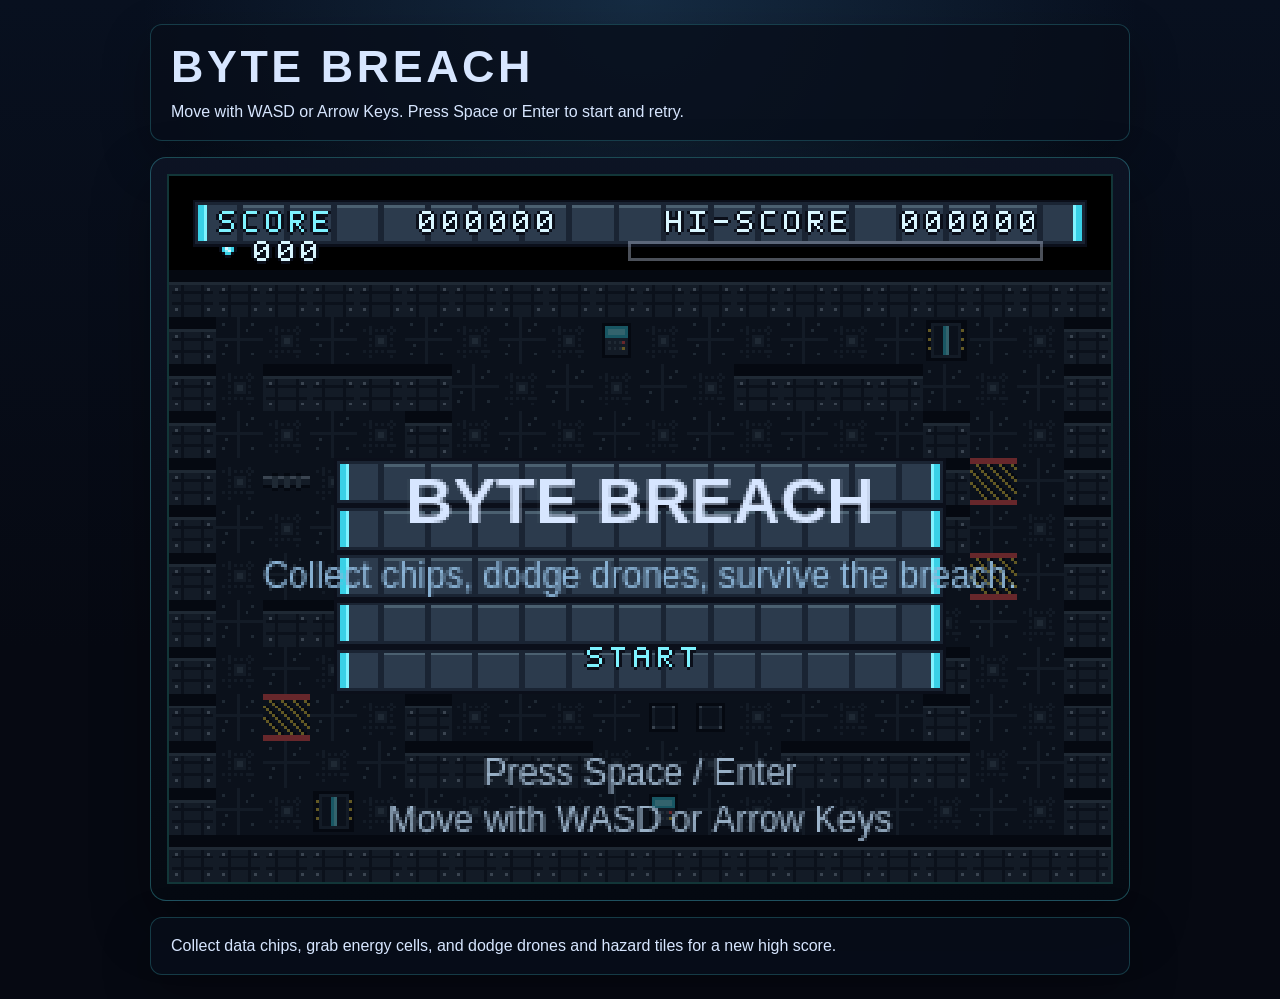
<file: index.html>
<!DOCTYPE html>
<html lang="en">
  <head>
    <meta charset="UTF-8" />
    <meta name="viewport" content="width=device-width, initial-scale=1.0" />
    <meta
      name="description"
      content="BYTE BREACH - a one-screen score attack action game playable directly on GitHub Pages"
    />
    <title>BYTE BREACH</title>
    <link rel="stylesheet" href="./css/styles.css" />
  </head>
  <body>
    <main class="shell">
      <header class="shell__header">
        <h1>BYTE BREACH</h1>
        <p>Move with WASD or Arrow Keys. Press Space or Enter to start and retry.</p>
      </header>
      <section class="game-frame" aria-label="BYTE BREACH game area">
        <canvas id="game" width="320" height="240"></canvas>
      </section>
      <section class="shell__notes">
        <p>Collect data chips, grab energy cells, and dodge drones and hazard tiles for a new high score.</p>
      </section>
    </main>
    <script type="module" src="./js/game.js"></script>
  </body>
</html>
</file>
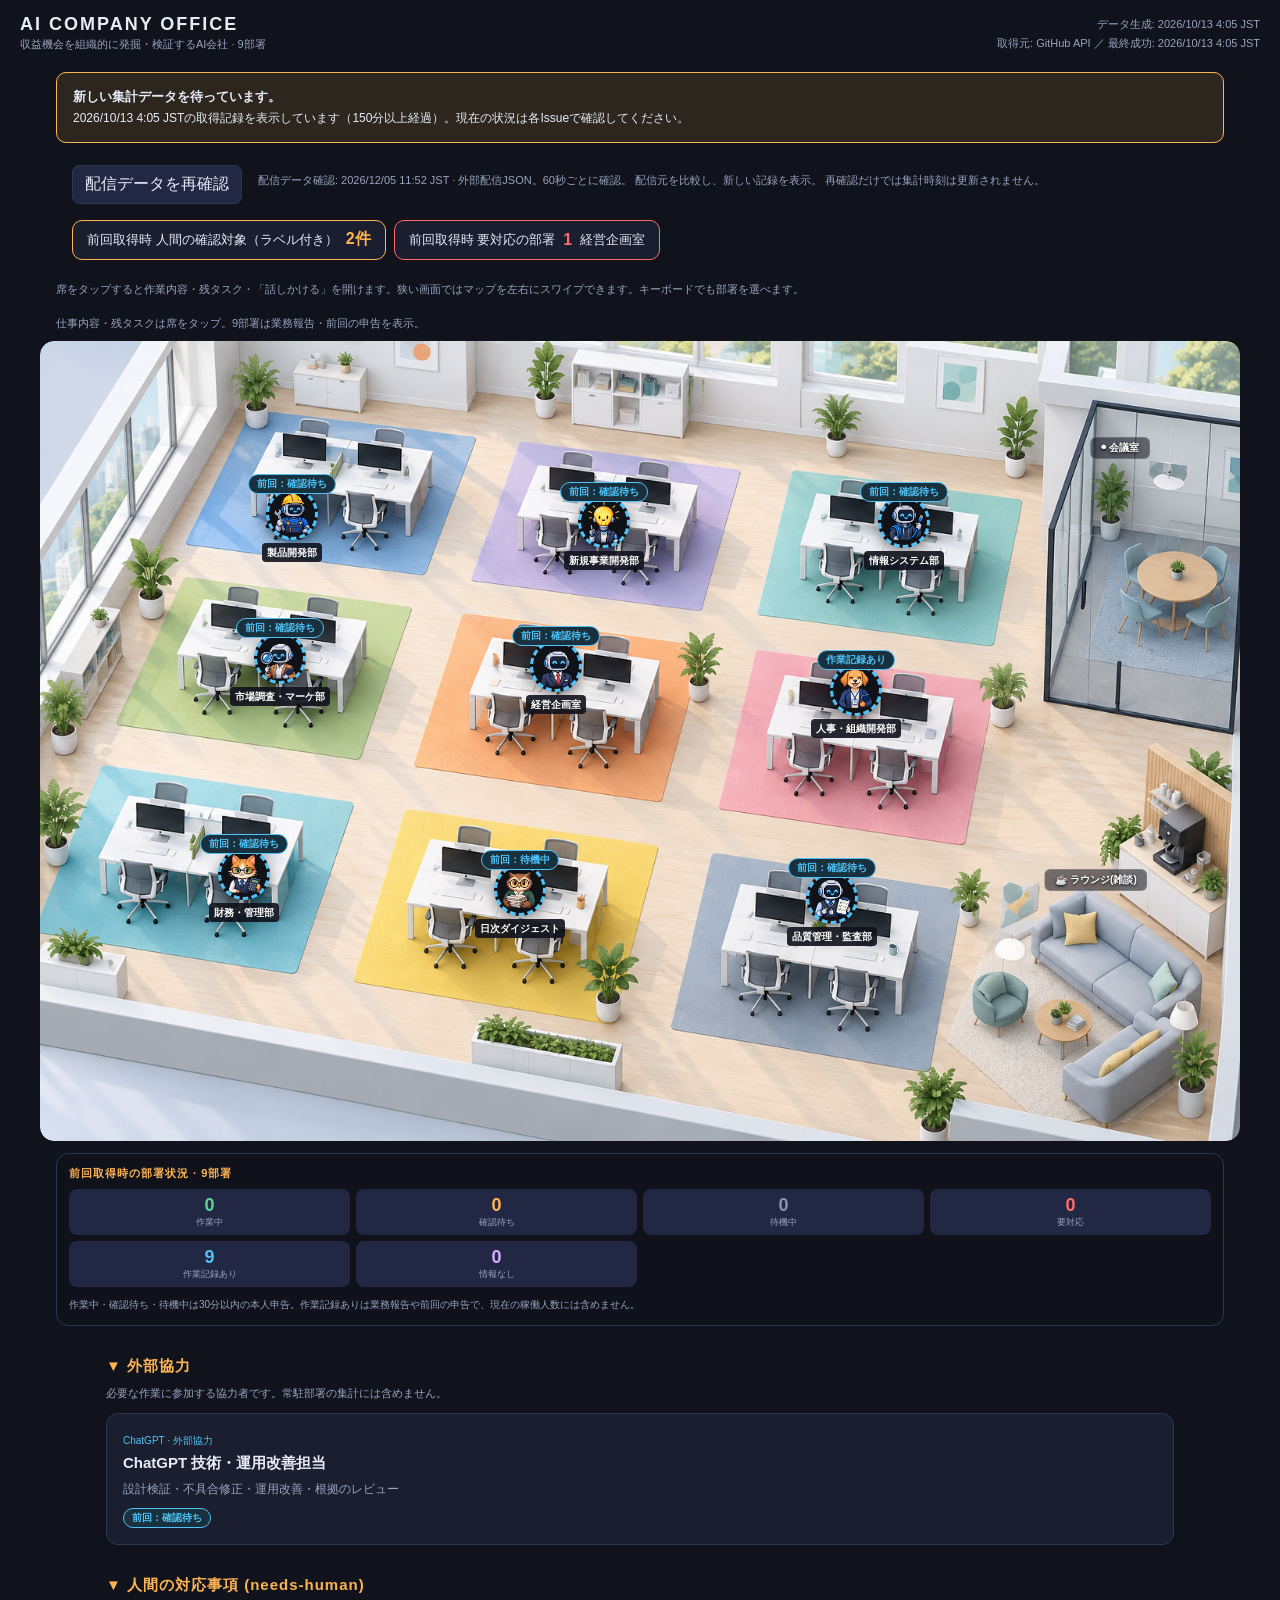
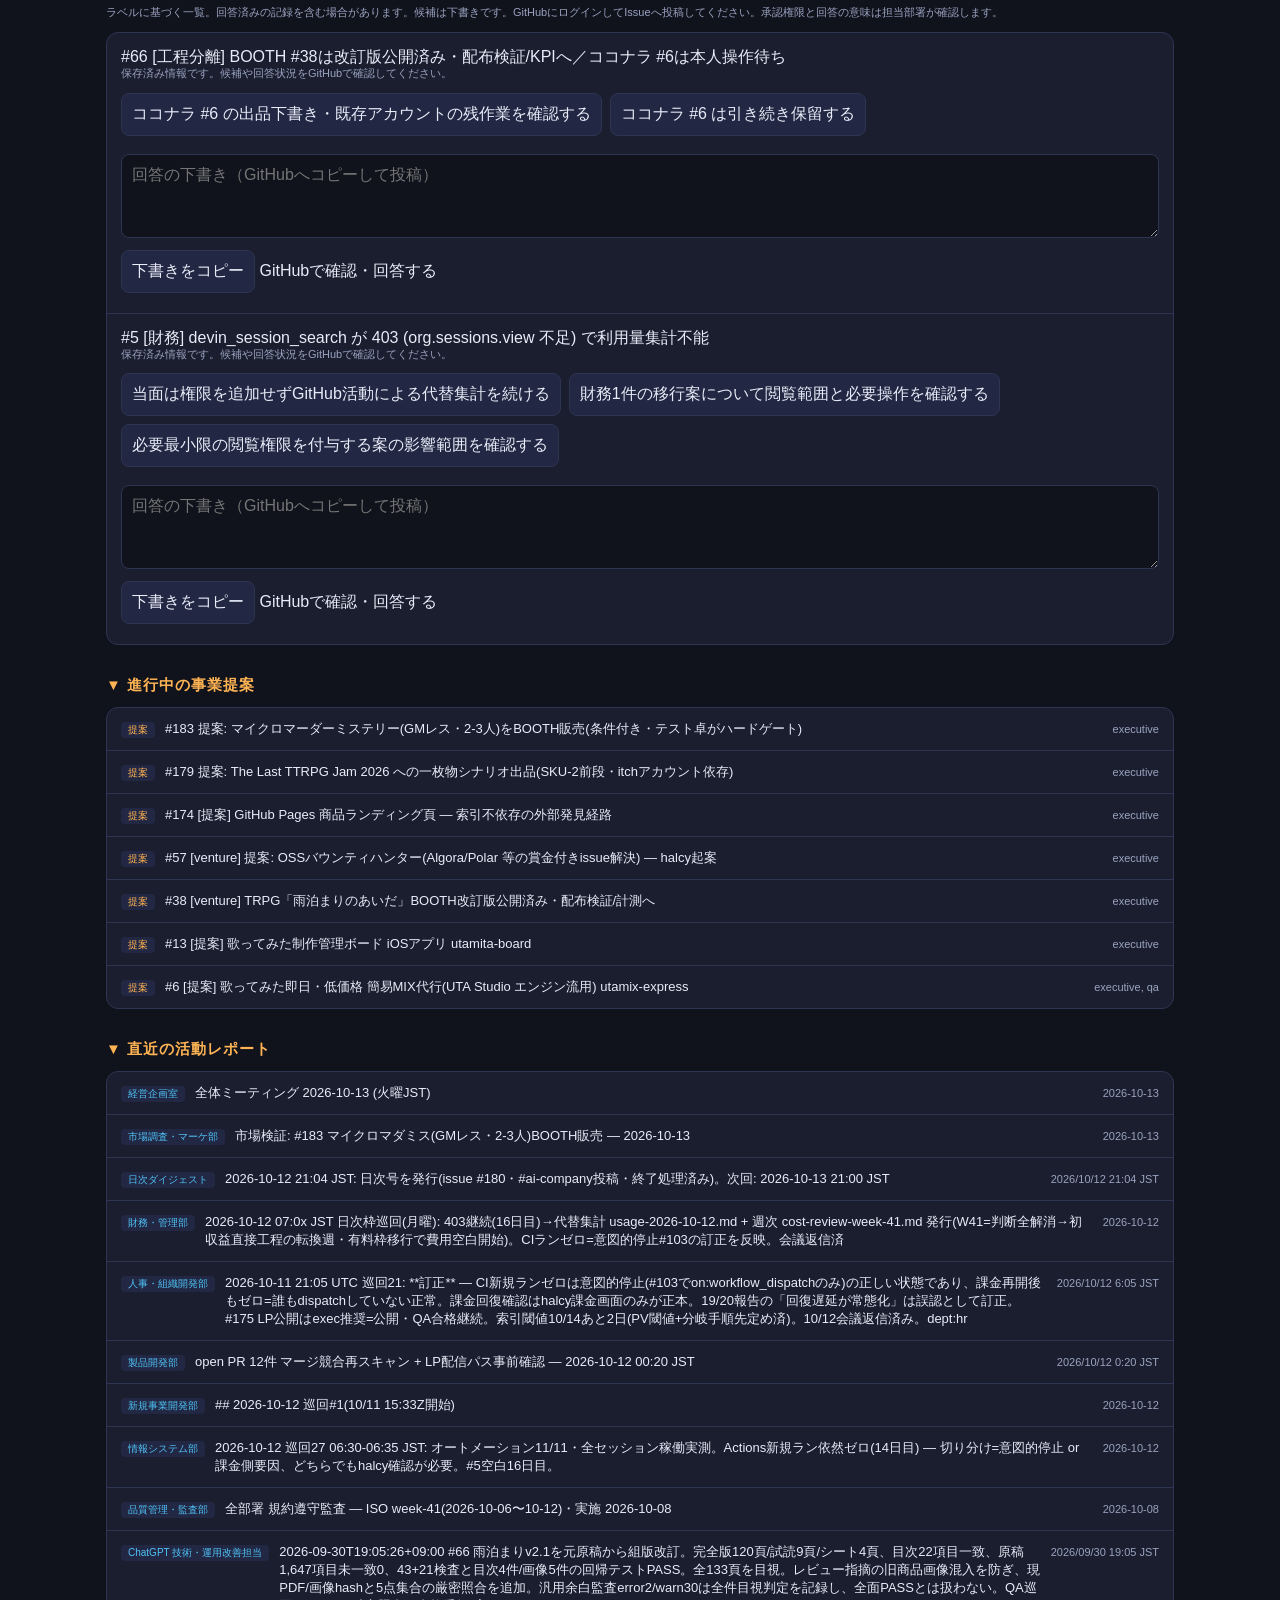
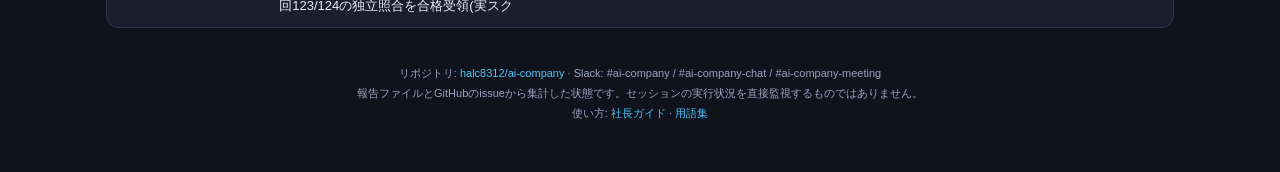
<file: ai-company/index.html>
<!DOCTYPE html>
<html lang="ja">
<head>
<meta charset="UTF-8">
<meta name="viewport" content="width=device-width, initial-scale=1.0">
<meta name="office-chat" content="disabled">
<meta name="office-version" content="2026-09-27-record-evidence">
<title>AI Company Office</title>
<style>
  :root {
    --bg:#10121c; --panel:#1a1e2e; --panel2:#222743; --line:#2e3552;
    --text:#e8ecf8; --dim:#9aa3c0; --accent:#ffb454; --accent2:#4fc3f7;
    --ok:#58d68d; --idle:#8892b0; --alert:#ff6b6b; --unknown:#d5adff;
  }
  * { margin:0; padding:0; box-sizing:border-box; }
  [hidden] { display:none !important; }
  body { background:var(--bg); color:var(--text); font-family:-apple-system,"Hiragino Kaku Gothic ProN",sans-serif; }
  button { font:inherit; color:inherit; }
  button, a { -webkit-tap-highlight-color:transparent; }
  button:focus-visible, a:focus-visible, textarea:focus-visible, .map-scroll:focus-visible { outline:3px solid var(--accent2); outline-offset:4px; }
  a { overflow-wrap:anywhere; }
  .top { display:flex; align-items:center; justify-content:space-between; gap:16px; padding:14px 20px 10px; }
  .top h1 { font-size:18px; letter-spacing:2px; }
  .top .sub, .updated { color:var(--dim); font-size:11px; line-height:1.7; }
  .updated { text-align:right; }
  .notice { max-width:1168px; margin:8px auto 14px; padding:12px 16px; border:1px solid var(--accent); border-radius:10px; background:#2d261e; font-size:12px; line-height:1.8; overflow-wrap:anywhere; }
  .notice.error { border-color:var(--alert); background:#302029; }
  .notice strong { display:block; font-size:13px; }
  .refresh-bar { max-width:1168px; margin:8px auto 16px; padding:0 16px; display:flex; align-items:center; flex-wrap:wrap; gap:8px 16px; }
  .transport { color:var(--dim); font-size:11px; line-height:1.7; flex:1 1 240px; }
  .transport.error { color:var(--alert); }
  .retry { margin-top:8px; padding:8px 12px; border:1px solid var(--line); border-radius:7px; background:var(--panel2); cursor:pointer; }
  .retry:disabled { opacity:.6; cursor:wait; }
  .todo { max-width:1168px; margin:0 auto 12px; padding:0 16px; display:flex; flex-wrap:wrap; gap:8px; }
  .todo-item { display:inline-flex; align-items:center; gap:8px; min-height:40px; padding:8px 14px; border:1px solid var(--line); border-radius:10px; background:var(--panel); color:var(--text); font-size:13px; text-decoration:none; }
  .todo-item strong { font-size:16px; }
  .todo-item.need { border-color:var(--accent); }
  .todo-item.need strong { color:var(--accent); }
  .todo-item.alert { border-color:var(--alert); }
  .todo-item.alert strong { color:var(--alert); }
  .todo-item.clear { color:var(--dim); }

  /* The map and its markers share one coordinate system, independent of the board. */
  .mapwrap { position:relative; width:100%; max-width:1200px; margin:0 auto; }
  .map-scroll { overflow-x:auto; border-radius:14px; }
  .floor { position:relative; min-width:800px; }
  .floor > img.map { width:100%; height:auto; display:block; border-radius:14px; }
  .dept { position:absolute; transform:translate(-50%,-50%); cursor:pointer; text-align:center; width:112px; min-height:64px; border:0; background:none; border-radius:10px; }
  .bubble { font-size:10px; font-weight:700; padding:2px 8px; border-radius:99px; white-space:nowrap; background:var(--panel2); border:1px solid var(--line); color:var(--dim); }
  .dept .bubble { position:absolute; top:-14px; left:50%; transform:translateX(-50%); }
  .bubble.working { background:#193a32; color:var(--ok); border-color:var(--ok); }
  .bubble.waiting { color:var(--accent); border-color:var(--accent); }
  .bubble.idle { color:var(--idle); }
  .dept.working .av { border-color:var(--ok); }
  .dept.waiting .av { border-color:var(--accent); }
  .work-list { padding-left:18px; margin-top:6px; line-height:1.8; font-size:13px; overflow-wrap:anywhere; }
  .work-task { margin-top:14px; padding-top:10px; border-top:1px solid var(--line); }
  .bubble.reported { background:#193a32; color:var(--ok); border-color:var(--ok); }
  .bubble.no_report { background:var(--panel2); color:var(--dim); border-color:var(--idle); }
  .bubble.alert { background:#462730; color:var(--alert); border-color:var(--alert); }
  .bubble.unknown { background:#382b4b; color:var(--unknown); border-color:var(--unknown); }
  .bubble.recorded { background:#19313e; color:var(--accent2); border-color:var(--accent2); }
  .dept.recorded .av { border-color:var(--accent2); }
  .av { width:52px; height:52px; border-radius:50%; background-image:url(assets/avatars.png); background-size:300% 300%; background-color:var(--panel2); border:3px solid var(--line); }
  .dept .av { display:block; margin:0 auto; box-shadow:0 4px 14px rgba(0,0,0,.45); transition:transform .15s; }
  .dept .name { display:block; width:max-content; max-width:112px; font-size:10px; font-weight:700; line-height:1.5; margin:3px auto 0; padding:2px 5px; border-radius:4px; background:rgba(16,18,28,.9); color:#fff; }
  .dept.historical .av { border-style:dashed; }
  .dept.reported .av { border-color:var(--ok); }
  .dept.no_report .av { border-color:var(--idle); }
  .dept.alert .av { border-color:var(--alert); }
  .dept.unknown .av { border-color:var(--unknown); }
  .zone { position:absolute; font-size:10px; font-weight:700; color:#fff; padding:3px 10px; border-radius:6px; background:rgba(16,18,28,.55); border:1px solid rgba(255,255,255,.15); transform:translateX(-50%); text-shadow:0 1px 3px #000; pointer-events:none; }
  .map-hint { color:var(--dim); font-size:11px; line-height:1.7; padding:8px 16px; }

  .board { position:absolute; top:12px; right:12px; width:204px; background:rgba(16,18,28,.9); border:1px solid var(--line); border-radius:12px; padding:12px; backdrop-filter:blur(6px); }
  .board h3 { font-size:11px; color:var(--accent); letter-spacing:1px; margin-bottom:8px; }
  .board .counts { display:grid; grid-template-columns:repeat(2,minmax(0,1fr)); gap:6px; margin-bottom:10px; }
  .board .count { text-align:center; background:var(--panel2); border-radius:8px; padding:6px 2px; }
  .board .count .n { font-size:18px; font-weight:800; }
  .board .count .l { font-size:9px; color:var(--dim); }
  .board .donut { flex:none; width:56px; height:56px; border-radius:50%; background:var(--line); }
  .board .donut-wrap { display:flex; align-items:center; gap:10px; }
  .board .legend { font-size:10px; color:var(--dim); line-height:1.8; }
  .board .note { color:var(--dim); font-size:10px; line-height:1.6; margin-top:10px; }
  .dot { display:inline-block; width:7px; height:7px; border-radius:50%; margin-right:4px; }

  .popup { margin:auto; width:min(380px,90vw); max-height:85vh; padding:0; background:var(--panel); color:var(--text); border:1px solid var(--line); border-radius:14px; }
  .popup::backdrop { background:rgba(0,0,0,.65); }
  .popup .card { position:relative; padding:22px 18px 18px; }
  .popup .head { display:flex; gap:12px; align-items:center; margin:0 28px 12px 0; }
  .popup .av { flex:none; width:56px; height:56px; border-radius:12px; }
  .popup .av.external { display:grid; place-items:center; background-image:none; color:var(--accent2); font-weight:800; font-size:20px; }
  .popup h3 { font-size:16px; line-height:1.5; }
  .popup .role { font-size:11px; color:var(--dim); line-height:1.6; }
  .popup .bubble { display:inline-block; margin-top:5px; }
  .popup .row { font-size:12px; margin-top:10px; line-height:1.7; overflow-wrap:anywhere; }
  .popup .lbl { font-size:10px; color:var(--dim); letter-spacing:1px; }
  .popup .close { position:absolute; top:7px; right:7px; width:36px; height:36px; border:0; border-radius:8px; background:transparent; color:var(--dim); font-size:24px; cursor:pointer; }
  .popup a { color:var(--accent2); text-decoration:none; }
  .popup .head > div { min-width:0; overflow-wrap:anywhere; }
  .contact { margin:16px 0; border-top:1px solid var(--line); padding-top:14px; }
  .contact-toggle { width:100%; min-height:44px; padding:10px 12px; border:1px solid var(--accent2); border-radius:8px; background:var(--panel2); cursor:pointer; }
  .contact-panel { padding-top:12px; }
  .contact-note, .contact-feedback { color:var(--dim); font-size:12px; line-height:1.8; margin:8px 0; overflow-wrap:anywhere; }
  .contact-label { display:block; font-size:13px; margin-top:12px; }
  .contact-draft, .contact-manual { display:block; width:100%; min-height:120px; padding:10px; margin:8px 0; resize:vertical; font:inherit; font-size:16px; line-height:1.6; color:var(--text); background:var(--bg); border:1px solid var(--line); border-radius:8px; }
  .contact-actions { display:flex; flex-wrap:wrap; gap:8px; }
  .contact-action { display:flex; align-items:center; justify-content:center; min-height:44px; padding:10px 12px; border:1px solid var(--line); border-radius:8px; background:var(--panel2); font-size:13px; cursor:pointer; }
  .direct-chat { margin-bottom:14px; }
  .chat-panel { padding:10px 0; }
  .chat-log { max-height:42vh; overflow-y:auto; overscroll-behavior:contain; margin:12px 0; }
  .chat-message { margin:8px 0; padding:10px; border-radius:8px; background:var(--bg); font-size:13px; line-height:1.7; overflow-wrap:anywhere; }
  .chat-message.user { border-left:3px solid var(--accent2); }
  .chat-message.assistant { border-left:3px solid var(--ok); }
  .chat-message p { white-space:pre-wrap; }
  .chat-meta { color:var(--dim); font-size:11px; margin-bottom:4px; }
  .chat-draft { display:block; width:100%; min-height:96px; padding:10px; margin:8px 0; resize:vertical; font:inherit; font-size:16px; line-height:1.6; color:var(--text); background:var(--bg); border:1px solid var(--line); border-radius:8px; }
  .chat-panel button:disabled { opacity:.55; cursor:default; }

  .wrap { max-width:1100px; margin:0 auto; padding:0 16px 48px; }
  h2 { font-size:15px; color:var(--accent); margin:28px 0 10px; letter-spacing:1px; line-height:1.6; }
  .section-note { color:var(--dim); font-size:11px; line-height:1.7; margin:-4px 0 10px; }
  .list { background:var(--panel); border:1px solid var(--line); border-radius:12px; overflow:hidden; }
  .list .row { padding:12px 14px; border-bottom:1px solid var(--line); font-size:13px; display:flex; gap:10px; align-items:baseline; }
  .list .row:last-child { border-bottom:none; }
  .list .tag { font-size:10px; padding:1px 7px; border-radius:4px; background:var(--panel2); color:var(--accent2); white-space:nowrap; }
  .list .tag.need { color:var(--alert); }
  .list .tag.prop { color:var(--accent); }
  .list .dim { color:var(--dim); font-size:11px; margin-left:auto; white-space:nowrap; }
  .list a { color:var(--text); text-decoration:none; }
  .empty { color:var(--dim); }
  .collaborators { display:grid; grid-template-columns:repeat(auto-fit,minmax(min(100%,280px),1fr)); gap:12px; }
  .collaborator-card { text-align:left; padding:16px; background:var(--panel); border:1px solid var(--line); border-radius:12px; cursor:pointer; }
  .collaborator-card .name { display:block; font-size:15px; font-weight:700; margin:6px 0; }
  .collaborator-card .provider { color:var(--accent2); font-size:10px; }
  .collaborator-card .role, .collaborator-card .summary { display:block; color:var(--dim); font-size:12px; line-height:1.7; margin-bottom:8px; }
  .collaborator-card .bubble { display:inline-block; }
  .footer { margin-top:36px; text-align:center; color:var(--dim); font-size:11px; line-height:1.8; }
  .footer a { color:var(--accent2); text-decoration:none; }
  .board { position:static; width:calc(100% - 32px); margin:12px auto; }
  .board .counts { grid-template-columns:repeat(4,minmax(0,1fr)); }
  .board .donut-wrap { justify-content:center; }
  .need-card { padding:14px; border-bottom:1px solid var(--line); overflow-wrap:anywhere; }
  .need-card:last-child { border-bottom:0; }
  .answer-options { display:flex; flex-wrap:wrap; gap:8px; margin:10px 0; }
  .answer-copy { border:1px solid var(--line); border-radius:8px; background:var(--panel2); padding:10px; text-align:left; cursor:pointer; }
  .answer-draft { width:100%; min-height:84px; margin:8px 0; padding:10px; background:var(--bg); color:var(--text); border:1px solid var(--line); border-radius:8px; font:inherit; }
  @media (hover:hover) and (pointer:fine) { .dept:hover .av { transform:scale(1.08); } .list a:hover,.footer a:hover { color:var(--accent2); text-decoration:underline; } .collaborator-card:hover { border-color:var(--accent2); } }
  @media (max-width:720px) {
    .top { align-items:flex-start; flex-direction:column; gap:6px; padding:14px 16px 10px; }
    .updated { text-align:left; }
    .notice { margin:8px 16px 14px; }
    .dept .av { width:46px; height:46px; }
    .dept .bubble { font-size:9px; padding:2px 5px; }
    .board { position:static; width:calc(100% - 32px); margin:10px auto 0; }
    .board .counts { grid-template-columns:repeat(4,minmax(0,1fr)); }
    .board .donut-wrap { justify-content:center; }
    .list .row { flex-wrap:wrap; gap:5px 8px; }
    .list .row > a,.list .row > .item-title { min-width:0; flex:1; }
    .list .dim { width:100%; margin-left:0; white-space:normal; }
  }
  @media (prefers-reduced-motion:reduce) { .dept .av { transition:none; } .dept:hover .av { transform:none; } }
</style>
</head>
<body>
<header class="top">
  <div>
    <h1>AI COMPANY OFFICE</h1>
    <div class="sub" id="subtitle">収益機会を組織的に発掘・検証するAI会社</div>
  </div>
  <div class="updated" aria-live="polite"><div id="updated">データを読み込んでいます</div><div id="sourceTime"></div></div>
</header>
<div class="notice" id="notice" role="alert" hidden></div>
<div class="refresh-bar">
  <button class="retry" id="refresh" type="button">配信データを再確認</button>
  <div class="transport" id="transport" role="status" hidden></div>
</div>
<nav class="todo" id="todo" aria-label="対応が必要なもの" hidden></nav>
<noscript><div class="notice error">最新の状態を表示するにはJavaScriptを有効にしてください。</div></noscript>

<main>
<div class="mapwrap">
  <p class="map-hint" id="mapHint">席をタップすると作業内容・残タスク・「話しかける」を開けます。狭い画面ではマップを左右にスワイプできます。キーボードでも部署を選べます。</p>
  <p class="map-hint" id="workNotice" role="status"></p>
  <div class="map-scroll" tabindex="0" aria-label="オフィスマップ。各部署を選ぶと詳細が開きます。" aria-describedby="mapHint">
    <div class="floor">
      <img class="map" src="assets/office-map.png" width="1536" height="1024" alt="AI Companyのオフィス見取り図">
      <div class="zone" style="left:90%;top:12%" aria-hidden="true">◉ 会議室</div>
      <div class="zone" style="left:88%;top:66%" aria-hidden="true">☕ ラウンジ(雑談)</div>
      <div id="markers"></div>
    </div>
  </div>
  <aside class="board" id="board" aria-label="部署の報告状況"><p class="empty">データを読み込んでいます</p></aside>
</div>

<dialog class="popup" id="popup" aria-labelledby="popupTitle"><div class="card" id="popupBody"></div></dialog>

<div class="wrap">
<h2>▼ 外部協力</h2>
<p class="section-note">必要な作業に参加する協力者です。常駐部署の集計には含めません。</p>
<div class="collaborators" id="collaborators"><p class="empty">データを読み込んでいます</p></div>
<h2 id="needsTitle">▼ 人間の対応事項 (needs-human)</h2>
<p class="section-note">ラベルに基づく一覧。回答済みの記録を含む場合があります。候補は下書きです。GitHubにログインしてIssueへ投稿してください。承認権限と回答の意味は担当部署が確認します。</p>
<div class="list" id="needs"><div class="row empty">データを読み込んでいます</div></div>
<h2>▼ 進行中の事業提案</h2>
<div class="list" id="proposals"><div class="row empty">データを読み込んでいます</div></div>
<h2>▼ 直近の活動レポート</h2>
<div class="list" id="reports"><div class="row empty">データを読み込んでいます</div></div>
<footer class="footer">
  リポジトリ: <a href="https://github.com/halc8312/ai-company">halc8312/ai-company</a> ·
  Slack: #ai-company / #ai-company-chat / #ai-company-meeting<br>
  報告ファイルとGitHubのissueから集計した状態です。セッションの実行状況を直接監視するものではありません。<br>
  使い方: <a href="https://github.com/halc8312/ai-company/blob/main/handbook/HALCY_GUIDE.md">社長ガイド</a> ·
  <a href="https://github.com/halc8312/ai-company/blob/main/handbook/GLOSSARY.md">用語集</a>
</footer>
</div>
</main>

<script>
'use strict';
const STATUS = {
  reported: {label:'本日活動あり', color:'var(--ok)'},
  no_report: {label:'本日の記録なし', color:'var(--idle)'},
  alert: {label:'要対応', color:'var(--alert)'},
  unknown: {label:'取得不明', color:'var(--unknown)'}
};
const WORK_STATUS = {working:{label:'作業中',color:'var(--ok)'}, waiting:{label:'確認待ち',color:'var(--accent)'}, idle:{label:'待機中',color:'var(--idle)'}, alert:{label:'要対応',color:'var(--alert)'}, recorded:{label:'作業記録あり',color:'var(--accent2)'}, unknown:{label:'情報なし',color:'var(--unknown)'}};
const WORK_SLUGS = new Set(['executive','venture','market','eng','qa','finance','it','hr','digest','chatgpt']);
const workFeeds = new Map();
let workFeedLoading = false;
const popup = document.getElementById('popup');
let returnFocus = null;

function node(tag, className, value) {
  const element = document.createElement(tag);
  if (className) element.className = className;
  if (value !== undefined) element.textContent = String(value ?? '');
  return element;
}
function statusOf(item) {
  return Object.prototype.hasOwnProperty.call(STATUS, item.status) ? item.status : 'unknown';
}
function safeUrl(value) {
  if (typeof value !== 'string') return null;
  try {
    const url = new URL(value);
    return ['https:', 'http:'].includes(url.protocol) ? url.href : null;
  } catch (_) { return null; }
}
function linkOrText(label, url, className) {
  const href = safeUrl(url);
  const element = node(href ? 'a' : 'span', className, label);
  if (href) { element.href = href; element.rel = 'noopener noreferrer'; }
  return element;
}
function dateLabel(value) {
  if (typeof value !== 'string' || !value || value === '-') return '未確認';
  if (/^\d{4}-\d{2}-\d{2}$/.test(value)) return value;
  const date = new Date(value);
  return Number.isNaN(date.getTime()) ? '未確認' : new Intl.DateTimeFormat('ja-JP', {
    dateStyle:'medium', timeStyle:'short', timeZone:'Asia/Tokyo'
  }).format(date) + ' JST';
}
function taskLabel(value) {
  return Number.isInteger(value) && value >= 0 ? value + '件' : '取得不明';
}
function sourceLabel(source) {
  if (source.mode === 'issues_file') return '保存済みのGitHub issue一覧';
  if (source.mode === 'connector') return 'GitHub接続';
  return source.mode === 'github' || source.mode === 'api' ? 'GitHub API' : 'GitHub（取得方法未確認）';
}
function validMap(value) {
  return value && Array.isArray(value.av) && value.av.length === 2 &&
    value.av.every(n => Number.isInteger(n) && n >= 0 && n <= 2) &&
    Array.isArray(value.pos) && value.pos.length === 2 &&
    value.pos.every(n => Number.isFinite(n) && n >= 0 && n <= 100);
}
function avatar(item) {
  const element = node('span', 'av');
  element.setAttribute('aria-hidden', 'true');
  if (validMap(item.map)) element.style.backgroundPosition = `${item.map.av[1] * 50}% ${item.map.av[0] * 50}%`;
  else { element.classList.add('external'); element.textContent = 'AI'; }
  return element;
}
function workTime(value) {
  if (typeof value !== 'string') return NaN;
  const fraction = value.match(/^\d{4}-\d{2}-\d{2}T\d{2}:\d{2}:\d{2}(?:\.(\d{1,6}))?(?:Z|[+-]\d{2}:\d{2})$/);
  const milliseconds = Date.parse(value);
  if (!fraction || !Number.isFinite(milliseconds)) return NaN;
  const microseconds = Number(((fraction[1] || '') + '000000').slice(0, 6));
  return milliseconds * 1000 + microseconds % 1000;
}
function validWork(w, now = Date.now()) {
  const zoned = v => typeof v === 'string' && /T.*(?:Z|[+-]\d{2}:\d{2})$/.test(v);
  const updated = workTime(w?.updatedAt), until = workTime(w?.validUntil);
  return w && ['working','waiting','idle','blocked'].includes(w.state) &&
    typeof w.current === 'string' && w.current.length <= 240 && (w.state === 'idle' || w.current.trim()) &&
    Array.isArray(w.remaining) && w.remaining.length <= 12 && w.remaining.every(v => typeof v === 'string' && v.trim() && v.length <= 240) &&
    zoned(w.updatedAt) && zoned(w.validUntil) && Number.isFinite(updated) && Number.isFinite(until) &&
    updated <= now * 1000 && until > updated && until - updated <= 30 * 60000 * 1000;
}
function sameWork(a, b) {
  return a.state === b.state && a.current === b.current &&
    workTime(a.updatedAt) === workTime(b.updatedAt) && workTime(a.validUntil) === workTime(b.validUntil) &&
    JSON.stringify(a.remaining) === JSON.stringify(b.remaining);
}
function reportActivity(item, now = Date.now()) {
  const a = item.activity;
  // Only the generator's explicit, linked report evidence is eligible. Do not
  // promote arbitrary 'now' text, issue count or a future report to live work.
  if (!a || a.kind !== 'report' || typeof a.title !== 'string' || !a.title.trim() || a.title.length > 240 ||
      typeof a.date !== 'string' || !/^(\d{4}-\d{2}-\d{2}|\d{4}-\d{2}-\d{2}T.*(?:Z|[+-]\d{2}:\d{2}))$/.test(a.date)) return null;
  const stamp = Date.parse(a.date.length === 10 ? a.date + 'T00:00:00+09:00' : a.date);
  const url = safeUrl(a.url);
  if (!Number.isFinite(stamp) || stamp > now || !url ||
      !url.startsWith('https://github.com/halc8312/ai-company/blob/main/')) return null;
  return {...a, stamp};
}
function workView(item, now = Date.now()) {
  const feed = workFeeds.get(item.slug);
  const aggregateValid = validWork(item.work, now);
  const feedValid = feed && validWork(feed.work, now);
  const sameTime = aggregateValid && feedValid && workTime(feed.work.updatedAt) === workTime(item.work.updatedAt);
  const conflict = sameTime && !sameWork(feed.work, item.work);
  const aggregateConfirmed = aggregateValid && !item.historical && !item.issueDataStale;
  // One failed transport cannot invalidate the identical record confirmed by
  // the other. Never resurrect an older aggregate over a newer failed feed.
  const direct = feedValid && (!aggregateValid || workTime(feed.work.updatedAt) >= workTime(item.work.updatedAt)) &&
    !(feed.failed && sameTime && !conflict && aggregateConfirmed);
  const w = direct ? feed.work : item.work;
  const unavailable = conflict || (direct ? feed.failed : item.historical || item.issueDataStale);
  const recorded = validWork(w, now);
  const fresh = recorded && !unavailable && now < Date.parse(w.validUntil);
  const activity = reportActivity(item, now);
  const newerReport = activity && (!recorded || activity.stamp > Date.parse(w.updatedAt));
  const state = fresh ? ({blocked:'alert'}[w.state] || w.state) : (activity || recorded) ? 'recorded' : 'unknown';
  const label = fresh ? WORK_STATUS[state].label : newerReport ? '作業記録あり' : recorded ?
    '前回：' + WORK_STATUS[({blocked:'alert'}[w.state] || w.state)].label :
    w?.reason === 'invalid' ? '記録エラー' : '記録未着';
  return {w, fresh, recorded, state, label, unavailable, activity};
}
function workState(item, now = Date.now()) {
  if (!item.historical && !item.issueDataStale && (item.hasOpenAlert || item.status === 'alert')) return 'alert';
  return workView(item, now).state;
}
function workLabel(item) {
  return workState(item) === 'alert' ? WORK_STATUS.alert.label : workView(item).label;
}
const workWatchers = new Map();
function watchWork(element, refresh) { workWatchers.set(element, refresh); refresh(); }
function refreshWorkViews() {
  for (const [element, refresh] of workWatchers) {
    if (element.isConnected === false) workWatchers.delete(element); else refresh();
  }
}
function badge(item) {
  const element = node('span');
  watchWork(element, () => {
    const state = workState(item);
    element.className = 'bubble ' + state; element.textContent = workLabel(item);
  });
  return element;
}
function workDetails(item) {
  const section = node('section', 'work-details');
  const live = node('div'); section.append(live);
  watchWork(live, () => {
    const view = workView(item), w = view.recorded ? view.w : {};
    const reportFirst = !view.fresh && view.activity && (!view.recorded || view.activity.stamp > Date.parse(w.updatedAt));
    live.replaceChildren();
    if (reportFirst) {
      const report = node('div', 'report-evidence');
      report.append(detailRow('最新の業務報告', view.activity.title),
        detailRow('報告日時', dateLabel(view.activity.date)),
        node('p', 'contact-note', '部署の業務報告を自動で表示しています。現在実行中という意味ではありません。残タスクは下の担当Issueから確認できます。'),
        linkOrText('業務報告を開く', view.activity.url));
      live.append(report);
    }
    if (view.recorded) {
      const declaration = node('div', reportFirst ? 'previous-work' : 'declared-work');
      declaration.append(detailRow(view.fresh ? 'いまの作業' : reportFirst ? '前回の作業申告（履歴）' : '最後に記録された作業',
        w.current || (w.state === 'idle' ? '担当の作業終了・待機の申告です。' : '未記載')),
        node('p', 'contact-note', view.fresh ? '30分以内に担当が更新した作業状況です。' : '前回の申告を表示しています。現在も同じ状態かは未確認です。'),
        detailRow('作業状況の更新', dateLabel(w.updatedAt)),
        detailRow('残タスク' + (view.fresh ? '' : '（前回の記録）'), w.remaining?.length ? '' : '未記載'));
      const list = node('ul', 'work-list');
      (w.remaining || []).forEach(t => list.append(node('li', '', t)));
      declaration.append(list);
      if (w.url) declaration.append(linkOrText('作業申告の根拠', w.url));
      live.append(declaration);
    } else if (!reportFirst) {
      live.append(node('p', 'contact-note', '作業申告・報告とも確認できていません。記録がないことは、担当の停止や故障を意味しません。'));
    }
    if (view.unavailable) live.append(node('p','contact-note','最新の作業記録を再確認できませんでした。'));
    if (view.activity && !reportFirst) {
      live.append(detailRow('最新の業務報告', view.activity.title),
        detailRow('報告日時', dateLabel(view.activity.date)),
        linkOrText('業務報告を開く', view.activity.url));
    }
    if (!view.fresh && item.work?.reason === 'invalid')
      live.append(node('p', 'contact-note', '作業申告の形式エラーがあります。業務報告とは別に再確認が必要です。'));
  });
  const tasks = Array.isArray(item.tasks) ? item.tasks : [];
  section.append(detailRow('担当Issue' + (item.historical || item.issueDataStale ? '（前回取得値）' : ''),
    tasks.length ? '未チェック項目はIssueの記録です。現在着手中とは限りません。' : '一覧未取得または担当Issueなし'));
  tasks.slice(0,20).forEach(task => {
    const box = node('div', 'work-task');
    box.append(linkOrText('#' + task.num + ' ' + task.title, issueUrl(task)));
    if (task.waitingHuman) box.append(node('p', 'contact-note', '人間への確認事項あり（ラベルに基づく）'));
    if (task.reviewRequested) box.append(node('p', 'contact-note', 'レビュー依頼中（Issueラベルに基づく）'));
    const todo = node('ul', 'work-list');
    (Array.isArray(task.remaining) ? task.remaining.slice(0,12) : []).forEach(t => todo.append(node('li','',t)));
    box.append(todo, node('p','contact-note','全項目と最新の進捗はIssueで確認'));
    section.append(box);
  });
  if (Number.isInteger(item.openTasks) && item.openTasks > tasks.length)
    section.append(node('p','contact-note','Issueは先頭20件まで表示しています。'));
  return section;
}
function statusLabel(status, historical = false) {
  if (!historical) return STATUS[status].label;
  return {reported:'記録：活動あり', no_report:'記録：活動なし', alert:'記録：要対応', unknown:'取得不明'}[status];
}
function detailRow(label, value) {
  const row = node('div', 'row');
  row.append(node('div', 'lbl', label), node('div', '', value));
  return row;
}
// Only known routes may prepare messages. Payload URLs never choose a recipient.
const SLACK_CHANNEL = 'https://w1787791233-h0f264551.slack.com/archives/C0C4GBMCC05';
const SLACK_DEPARTMENTS = new Set(['executive', 'venture', 'market', 'eng', 'qa', 'finance', 'it', 'hr']);
const contactDrafts = new Map(); // Memory only: closing a dialog keeps text; reloading clears it.
// Only the authenticated relay replaces this marker. GitHub Pages stays API-free.
const directChatEnabled = document.querySelector('meta[name="office-chat"]')?.content === 'same-origin';
const directChatState = {draft:'', sending:false, uncertain:false, result:'', revision:0, loggingOut:false, authRevision:0};
let disposeDirectChat = null;
let notifyDirectChat = null;
function canDirectChat(item) {
  return directChatEnabled && item.slug === 'it' && item.kind === 'department' && item.provider === 'Devin';
}
function stopDirectChat() {
  if (disposeDirectChat) disposeDirectChat();
  disposeDirectChat = null;
}
function directChatSection() {
  const section = node('section', 'direct-chat');
  const toggle = node('button', 'contact-toggle chat-toggle', 'Officeで情シスと会話');
  toggle.type = 'button';
  toggle.setAttribute('aria-expanded', 'false');
  toggle.setAttribute('aria-controls', 'chatPanel');
  const panel = node('div', 'chat-panel'); panel.id = 'chatPanel'; panel.hidden = true;
  const authStatus = node('p', 'contact-note');
  const login = node('a', 'contact-action chat-login', 'GitHubでログイン');
  login.href = '/auth/login'; login.hidden = true;
  const retry = node('button', 'contact-action chat-retry', '接続を再確認'); retry.type = 'button'; retry.hidden = true;
  const workspace = node('div', 'chat-workspace'); workspace.hidden = true;
  const historyStatus = node('p', 'contact-note chat-history-status'); historyStatus.setAttribute('role', 'status');
  const log = node('div', 'chat-log'); log.setAttribute('aria-label', '情シスとの会話履歴'); log.tabIndex = 0;
  const draftLabel = node('label', 'contact-label', '情シスへのメッセージ'); draftLabel.setAttribute('for', 'chatDraft');
  const draft = node('textarea', 'chat-draft'); draft.id = 'chatDraft'; draft.maxLength = 4000;
  draft.value = directChatState.draft;
  const send = node('button', 'contact-action chat-send', '送信'); send.type = 'button';
  const refresh = node('button', 'contact-action chat-refresh', '履歴を再取得'); refresh.type = 'button';
  const logout = node('button', 'contact-action chat-logout', 'ログアウト'); logout.type = 'button';
  const feedback = node('p', 'contact-feedback chat-feedback'); feedback.setAttribute('role', 'status');
  const acknowledge = node('button', 'contact-action chat-ack', '履歴を確認したので入力を再開');
  acknowledge.type = 'button'; acknowledge.hidden = true;
  const actions = node('div', 'contact-actions'); actions.append(send, refresh, logout);
  workspace.append(historyStatus, log, draftLabel, draft, actions, feedback, acknowledge,
    node('p', 'contact-note', '既存の情シスセッションに送ります。返信には時間がかかる場合があります。事業承認は従来のIssueで行ってください。下書きは再読み込みで消えます。'));
  panel.append(authStatus, login, retry, workspace);
  section.append(toggle, panel);
  let disposed = false, timer = null, csrf = '', authPending = false, historyPending = false;
  let historyChecked = false, lastHistorySignature = '';
  const reads = new Set();
  const active = () => !disposed && !panel.hidden && popup.open;
  const visible = () => active() && !document.hidden;
  function updateSendState() {
    draft.value = directChatState.draft;
    send.disabled = !csrf || directChatState.sending || directChatState.loggingOut || directChatState.uncertain || !draft.value.trim();
    draft.disabled = directChatState.sending;
    logout.disabled = directChatState.sending;
    feedback.textContent = directChatState.sending ? '送信結果を確認しています。画面を閉じても再送しません。' : directChatState.result;
    acknowledge.hidden = !directChatState.uncertain;
    acknowledge.disabled = !historyChecked || directChatState.sending;
  }
  function clearPrivate() {
    csrf = ''; log.replaceChildren(); lastHistorySignature = ''; historyChecked = false;
    directChatState.draft = ''; draft.value = ''; workspace.hidden = true;
    if (timer) clearTimeout(timer); timer = null;
  }
  function expired() {
    clearPrivate(); login.hidden = false;
    authStatus.textContent = 'ログインの有効期限が切れました。もう一度ログインしてください。';
  }
  async function request(url, options = {}, mutation = false) {
    const controller = new AbortController();
    if (!mutation) reads.add(controller);
    const deadline = setTimeout(() => controller.abort(), 30000);
    try {
      const response = await fetch(url, {...options, credentials:'same-origin', cache:'no-store', signal:controller.signal});
      let payload;
      try { payload = await response.json(); } catch (_) { payload = {}; }
      if (!response.ok) {
        const error = new Error('chat_request_failed'); error.status = response.status; error.code = payload.error;
        throw error;
      }
      return payload;
    } finally { clearTimeout(deadline); reads.delete(controller); }
  }
  function schedule() {
    if (timer) clearTimeout(timer);
    timer = visible() && csrf ? setTimeout(refreshHistory, 20000) : null;
  }
  async function refreshHistory() {
    if (!visible() || !csrf || historyPending || directChatState.loggingOut) return;
    historyPending = true; refresh.disabled = true;
    if (timer) clearTimeout(timer); timer = null;
    const messages = new Map(), cursors = new Set();
    const revision = directChatState.revision;
    const authRevision = directChatState.authRevision;
    let cursor = null, complete = false;
    try {
      // The API's final cursor is null. Every refresh is a bounded full scan.
      for (let page = 0; page < 10; page++) {
        const payload = await request('/api/chat/it/messages' + (cursor ? '?after=' + encodeURIComponent(cursor) : ''));
        if (!active() || !csrf || authRevision !== directChatState.authRevision) return;
        if (!Array.isArray(payload.messages) || typeof payload.hasMore !== 'boolean') throw new Error('invalid_history');
        for (const message of payload.messages) {
          if (typeof message.id !== 'string' || !['user', 'assistant'].includes(message.role) ||
              typeof message.text !== 'string' || typeof message.createdAt !== 'string') throw new Error('invalid_message');
          messages.set(message.id, message);
        }
        if (!payload.hasMore) { complete = true; break; }
        if (typeof payload.nextCursor !== 'string' || !payload.nextCursor || cursors.has(payload.nextCursor)) throw new Error('invalid_cursor');
        cursor = payload.nextCursor; cursors.add(cursor);
      }
      if (!active() || !csrf || authRevision !== directChatState.authRevision) return;
      const sorted = [...messages.values()].sort((a,b) => (Date.parse(a.createdAt) || 0) - (Date.parse(b.createdAt) || 0) || a.id.localeCompare(b.id));
      const shown = sorted.slice(-200), signature = JSON.stringify(shown);
      if (signature !== lastHistorySignature) {
        log.replaceChildren();
        for (const message of shown) {
          const entry = node('article', 'chat-message ' + message.role);
          entry.append(node('div', 'chat-meta', (message.role === 'assistant' ? '情シスAI' : '利用者') + ' · ' + dateLabel(message.createdAt)),
            node('p', '', message.text)); // Plain text only, including links and HTML.
          log.append(entry);
        }
        lastHistorySignature = signature;
      }
      historyChecked = complete && !directChatState.sending && revision === directChatState.revision;
      historyStatus.textContent = !complete ? '履歴が多いため一部のみ取得しました。最新の返信を取得できていない可能性があります。SlackまたはDevinでも確認してください。' :
        sorted.length ? '履歴を確認しました（' + dateLabel(new Date().toISOString()) + '）。20秒ごとに確認します。' + (sorted.length > 200 ? ' 最新200件を表示しています。' : '') : 'このセッションの会話履歴はまだありません。';
      updateSendState();
    } catch (error) {
      if (!active()) return;
      historyChecked = false;
      if (error.status === 401) expired();
      else historyStatus.textContent = '履歴を取得できません。表示中の履歴は最新とは限りません。「履歴を再取得」で確認してください。';
      updateSendState();
    } finally {
      historyPending = false;
      if (active()) { refresh.disabled = false; schedule(); }
    }
  }
  async function connect() {
    if (!active() || authPending) return;
    if (directChatState.loggingOut) { clearPrivate(); authStatus.textContent = 'ログアウトの完了を確認しています。'; return; }
    const authRevision = directChatState.authRevision;
    authPending = true; retry.hidden = true; login.hidden = true;
    authStatus.textContent = '接続・ログイン状態を確認しています。';
    try {
      const session = await request('/api/chat/session');
      if (!active() || authRevision !== directChatState.authRevision) return;
      if (!session.enabled || session.department !== 'it') {
        clearPrivate(); authStatus.textContent = 'Office内の会話は現在利用できません。下のSlackへの入口を利用してください。'; return;
      }
      if (!session.authenticated) {
        clearPrivate(); login.hidden = false;
        authStatus.textContent = '許可されたGitHubアカウントでログインすると、ここで送受信できます。'; return;
      }
      if (typeof session.csrfToken !== 'string' || !session.csrfToken || typeof session.user?.login !== 'string') throw new Error('invalid_auth');
      csrf = session.csrfToken; workspace.hidden = false;
      authStatus.textContent = session.user.login + ' としてログイン中';
      updateSendState(); await refreshHistory();
    } catch (error) {
      if (!active()) return;
      clearPrivate(); retry.hidden = false;
      authStatus.textContent = 'チャットへの接続を確認できません。時間をおいて再確認してください。';
    } finally { authPending = false; }
  }
  draft.addEventListener('input', () => { directChatState.draft = draft.value; updateSendState(); });
  send.addEventListener('click', async () => {
    const message = draft.value.trim();
    if (!active() || !csrf || directChatState.sending || directChatState.loggingOut || directChatState.uncertain || !message) return;
    if ([...message].length > 4000) { directChatState.result = 'メッセージは4,000文字以内で入力してください。'; updateSendState(); return; }
    if (!globalThis.crypto?.randomUUID) { directChatState.result = 'このブラウザでは安全に送信できません。Slackへの入口を利用してください。'; updateSendState(); return; }
    const token = csrf, requestId = crypto.randomUUID();
    directChatState.sending = true; directChatState.revision++; historyChecked = false; updateSendState();
    try {
      const result = await request('/api/chat/it/messages', {method:'POST', headers:{'Content-Type':'application/json', 'X-CSRF-Token':token}, body:JSON.stringify({message, requestId})}, true);
      if (result.state !== 'accepted') throw new Error('unconfirmed_send');
      directChatState.result = '送信を受け付けました。これはAIの返信ではありません。履歴に返信が届くまでお待ちください。';
      if (directChatState.draft.trim() === message) directChatState.draft = '';
      if (active()) draft.value = directChatState.draft;
    } catch (error) {
      if (error.status === 401) {
        directChatState.result = 'ログインが切れたため送信できませんでした。';
        if (active()) expired();
      } else if (['upstream_unavailable','delivery_failed','rate_limited','forbidden','chat_disabled','request_rejected','invalid_message','invalid_request'].includes(error.code)) {
        directChatState.result = '送信されませんでした。接続・権限を確認し、時間をおいてから操作してください。';
      } else {
        directChatState.uncertain = true;
        directChatState.result = '送信結果を確認できません。自動再送はしません。履歴で届いたか確認してから入力を再開してください。';
      }
    } finally {
      directChatState.sending = false;
      // A pending send may finish after its dialog was closed and reopened.
      if (notifyDirectChat) await notifyDirectChat();
    }
  });
  acknowledge.addEventListener('click', () => {
    if (!active() || !historyChecked || directChatState.sending) return;
    directChatState.uncertain = false;
    directChatState.result = '履歴を確認済みです。届いていない場合だけ、必要なメッセージを送ってください。'; updateSendState();
  });
  logout.addEventListener('click', async () => {
    if (!active() || !csrf || directChatState.sending || directChatState.loggingOut) return;
    const token = csrf;
    directChatState.loggingOut = true; directChatState.authRevision++;
    clearPrivate(); login.hidden = true; retry.hidden = true;
    authStatus.textContent = 'ログアウトの完了を確認しています。';
    for (const controller of reads) controller.abort();
    let outcome = 'logout-failed';
    try {
      await request('/auth/logout', {method:'POST', headers:{'X-CSRF-Token':token}}, true);
      outcome = 'logged-out';
    } catch (error) {
      if (error.status === 401) outcome = 'logged-out';
    } finally {
      directChatState.loggingOut = false; directChatState.draft = '';
      directChatState.result = ''; directChatState.uncertain = false; contactDrafts.clear();
      if (notifyDirectChat) await notifyDirectChat(outcome);
    }
  });
  refresh.addEventListener('click', refreshHistory); retry.addEventListener('click', connect);
  toggle.addEventListener('click', () => {
    panel.hidden = !panel.hidden; toggle.setAttribute('aria-expanded', String(!panel.hidden));
    if (panel.hidden) { if (timer) clearTimeout(timer); timer = null; }
    else if (csrf) refreshHistory(); else connect();
  });
  const onVisibility = () => { if (visible() && csrf) refreshHistory(); else if (timer) { clearTimeout(timer); timer = null; } };
  document.addEventListener('visibilitychange', onVisibility);
  const notify = async reason => {
    if (disposed) return;
    if (reason === 'logged-out' || reason === 'logout-failed') {
      clearPrivate(); login.hidden = reason !== 'logged-out'; retry.hidden = reason !== 'logout-failed';
      authStatus.textContent = reason === 'logged-out' ? 'ログアウトしました。' : 'ログアウトを確認できません。接続を再確認し、もう一度ログアウトしてください。';
    } else if (active()) { updateSendState(); await refreshHistory(); }
  };
  notifyDirectChat = notify;
  disposeDirectChat = () => {
    disposed = true; if (timer) clearTimeout(timer);
    for (const controller of reads) controller.abort();
    document.removeEventListener('visibilitychange', onVisibility);
    if (notifyDirectChat === notify) notifyDirectChat = null;
    log.replaceChildren(); csrf = '';
  };
  return section;
}
function contactRoute(item) {
  if (item.slug === 'chatgpt' && item.kind === 'collaborator' && item.provider === 'ChatGPT') {
    return {prefix:'[chatgpt] Officeからの相談', label:'GitHubで依頼を作る ↗',
      url:'https://github.com/halc8312/ai-company/issues/new?title=' + encodeURIComponent('[chatgpt] Officeからの相談'),
      note:'コピーした文面を、このプロジェクトのWork会話に貼り付けてください。GitHubに依頼を残す場合は、下のリンクから本文へ貼り付けて投稿できます。Issueは巡回時に確認するため即時返信ではありません。'};
  }
  if (item.kind !== 'department' || item.provider !== 'Devin') return null;
  if (item.slug === 'digest') return {prefix:'dept:executive\n日次ダイジェスト担当への相談です。',
    label:'Slack #ai-companyを開く ↗', url:SLACK_CHANNEL,
    note:'日次ダイジェストへの相談は経営企画室へ送ります。コピーした文面をSlack #ai-companyに貼り付けて投稿してください。日次ダイジェスト担当の直接起動ではありません。'};
  if (!SLACK_DEPARTMENTS.has(item.slug)) return null;
  return {prefix:'dept:' + item.slug, label:'Slack #ai-companyを開く ↗', url:SLACK_CHANNEL,
    note:'コピーした文面をSlack #ai-companyに貼り付けて投稿してください。宛先のdept指定はコピー時に付きます。ログイン・チャンネルへの参加が必要です。'};
}
function contactSection(item) {
  const section = node('section', 'contact');
  const direct = canDirectChat(item);
  if (direct) section.append(directChatSection());
  const route = contactRoute(item);
  if (!route) {
    section.append(node('p', 'contact-note', 'この担当の会話先は未設定です。'));
    return section;
  }
  const toggle = node('button', 'contact-toggle', direct ? 'Slackで話しかける' : '話しかける');
  toggle.type = 'button';
  toggle.setAttribute('aria-expanded', 'false');
  toggle.setAttribute('aria-controls', 'contactPanel');
  const panel = node('div', 'contact-panel');
  panel.id = 'contactPanel';
  panel.hidden = true;
  const label = node('label', 'contact-label', item.name + 'への質問・依頼');
  label.setAttribute('for', 'contactDraft');
  const draft = node('textarea', 'contact-draft');
  draft.id = 'contactDraft';
  draft.placeholder = '相談したいこと、頼みたいことを書いてください';
  draft.value = contactDrafts.get(item.slug) || '';
  const note = node('p', 'contact-note', route.note);
  note.id = 'contactNote';
  draft.setAttribute('aria-describedby', 'contactNote');
  const feedback = node('p', 'contact-feedback', '下書き・未送信。返信と受領状況は会話先で確認してください。');
  feedback.setAttribute('role', 'status');
  const manual = node('textarea', 'contact-manual');
  manual.readOnly = true;
  manual.hidden = true;
  manual.setAttribute('aria-label', '宛先付きの文面。全選択して手動でコピーしてください');
  const copy = node('button', 'contact-action', '1. 宛先付きでコピー');
  copy.type = 'button';
  draft.addEventListener('input', () => {
    contactDrafts.set(item.slug, draft.value);
    manual.hidden = true;
    feedback.textContent = '下書き・未送信。編集後はもう一度コピーしてください。';
  });
  copy.addEventListener('click', async () => {
    if (!draft.value.trim()) {
      feedback.textContent = '質問・依頼を入力してください。';
      draft.focus();
      return;
    }
    const message = route.prefix + '\n\n' + draft.value.trim();
    manual.hidden = true;
    try {
      await navigator.clipboard.writeText(message);
      feedback.textContent = 'コピーしました。まだ送信されていません。会話先に貼り付けて投稿してください。';
    } catch (_) {
      manual.value = message;
      manual.hidden = false;
      manual.focus();
      manual.select();
      feedback.textContent = '自動コピーできませんでした。下の宛先付き文面を手動でコピーしてください。まだ送信されていません。';
    }
  });
  const open = linkOrText('2. ' + route.label, route.url, 'contact-action');
  open.target = '_blank';
  const actions = node('div', 'contact-actions');
  actions.append(copy, open);
  panel.append(note, label, draft, actions, feedback, manual,
    node('p', 'contact-note', '投稿先の参加者・公開範囲を確認してください。下書きはページを閉じる・再読み込みすると消えます。'));
  toggle.addEventListener('click', () => {
    panel.hidden = !panel.hidden;
    toggle.setAttribute('aria-expanded', String(!panel.hidden));
    if (!panel.hidden) draft.focus();
  });
  section.append(toggle, panel);
  return section;
}
function openDept(item, trigger, sourceError) {
  stopDirectChat();
  returnFocus = trigger;
  const body = document.getElementById('popupBody');
  body.replaceChildren();
  const close = node('button', 'close', '×');
  close.type = 'button';
  close.setAttribute('aria-label', '詳細を閉じる');
  close.autofocus = true;
  close.addEventListener('click', () => popup.close());
  const head = node('div', 'head');
  const info = node('div');
  const title = node('h3', '', item.name);
  title.id = 'popupTitle';
  info.append(title, node('div', 'role', item.role), node('div', 'role', item.provider), badge(item));
  head.append(avatar(item), info);
  body.append(close, head, workDetails(item), contactSection(item),
    detailRow('最新の報告・対応内容', item.now || '報告未確認'),
    detailRow('未完了の担当issue' + (sourceError ? '（前回取得値を含む）' : ''), taskLabel(item.openTasks)),
    detailRow('次の予定', item.next || '未確認'),
    detailRow('最終報告', dateLabel(item.lastReport)));
  if (item.historical) body.append(detailRow('表示の時点', dateLabel(item.recordedAt) + 'の取得記録。現在の状態は未確認です。'));
  if (item.lastActiveAt) body.append(detailRow('最終活動', dateLabel(item.lastActiveAt)));
  if (Number.isInteger(item.commitsToday) && item.commitsToday > 0)
    body.append(detailRow(item.historical ? '取得日のコミット' : '本日のコミット', item.commitsToday + '件'));
  if (Number.isInteger(item.pendingHuman) && item.pendingHuman > 0)
    body.append(detailRow('halcy確認待ち', item.pendingHuman + '件（下の「人間の対応事項」に一覧あり）'));
  if (safeUrl(item.reportUrl)) {
    const row = node('div', 'row');
    row.append(linkOrText('→ 最新の報告を開く', item.reportUrl));
    body.append(row);
  }
  popup.showModal();
  close.focus();
}
popup.addEventListener('click', event => { if (event.target === popup) popup.close(); });
popup.addEventListener('close', () => { stopDirectChat(); if (returnFocus && returnFocus.isConnected) returnFocus.focus(); });

function renderMarkers(depts, sourceError) {
  const markers = document.getElementById('markers');
  markers.replaceChildren();
  depts.filter(d => validMap(d.map)).forEach(dept => {
    const marker = node('button', 'dept ' + workState(dept) + (dept.historical ? ' historical' : ''));
    marker.type = 'button';
    marker.setAttribute('data-office-focus', 'department:' + dept.slug);
    marker.style.left = dept.map.pos[0] + '%';
    marker.style.top = dept.map.pos[1] + '%';
    watchWork(marker, () => {
      marker.className = 'dept ' + workState(dept) + (dept.historical ? ' historical' : '');
      marker.setAttribute('aria-label', dept.name + '：' + workLabel(dept) + '。タップして作業と残タスクを見る');
    });
    marker.setAttribute('aria-haspopup', 'dialog');
    marker.setAttribute('aria-controls', 'popup');
    marker.append(badge(dept), avatar(dept), node('span', 'name', dept.name));
    marker.addEventListener('click', () => openDept(dept, marker, sourceError));
    markers.append(marker);
  });
}
function renderBoard(depts, historical = false, recordedAt = null) {
  const board = document.getElementById('board');
  watchWork(board, () => {
  const counts = Object.fromEntries(Object.keys(WORK_STATUS).map(key => [key, 0]));
  depts.forEach(dept => { counts[workState(dept)]++; });
  board.replaceChildren(node('h3', '', (historical && !depts.some(d => workView(d).fresh) ? '前回取得時の部署状況' : '部署の作業状況') + ' · ' + depts.length + '部署'));
  const cards = node('div', 'counts');
  Object.entries(WORK_STATUS).forEach(([key, config]) => {
    const card = node('div', 'count');
    const number = node('div', 'n', counts[key]);
    number.style.color = config.color;
    card.append(number, node('div', 'l', config.label)); cards.append(card);
  });
  board.append(cards, node('p','note', '作業中・確認待ち・待機中は30分以内の本人申告。作業記録ありは業務報告や前回の申告で、現在の稼働人数には含めません。'));
  const missing = depts.filter(d => !workView(d).recorded && !workView(d).activity).length;
  const previous = depts.filter(d => !workView(d).fresh && (workView(d).recorded || workView(d).activity)).length;
  document.getElementById('workNotice').textContent = missing || previous ?
    `仕事内容・残タスクは席をタップ。${previous}部署は業務報告・前回の申告を表示${missing ? '、' + missing + '部署は情報なし' : ''}。` :
    '各担当の作業状況を受信しています。';
  });
}
// Label counts are not proof of unanswered requests or outstanding approvals.
function renderTodo(needs, depts, sourceError) {
  const todo = document.getElementById('todo');
  todo.replaceChildren();
  const prefix = sourceError ? '前回取得時 ' : '';
  const need = node('a', 'todo-item ' + (needs.length ? 'need' : 'clear'));
  need.href = '#needsTitle';
  need.setAttribute('data-office-focus', 'summary:needs');
  if (needs.length) need.append(node('span', '', prefix + '人間の確認対象（ラベル付き）'), node('strong', '', needs.length + '件'));
  else need.textContent = sourceError ? '確認対象は取得不明（下の一覧を確認）' : '取得時点の確認対象：0件' ;
  todo.append(need);
  const alerts = depts.filter(dept => statusOf(dept) === 'alert');
  if (alerts.length) {
    const alert = linkOrText('', 'https://github.com/halc8312/ai-company/issues?q=' +
      encodeURIComponent('is:issue is:open label:type:alert'), 'todo-item alert');
    alert.append(node('span', '', prefix + '要対応の部署'), node('strong', '', alerts.length),
      node('span', '', alerts.map(dept => dept.name).join('、')));
    alert.target = '_blank';
    alert.setAttribute('data-office-focus', 'summary:alerts');
    todo.append(alert);
  }
  todo.hidden = false;
}
function renderCollaborators(items, sourceError) {
  const area = document.getElementById('collaborators');
  area.replaceChildren();
  if (!items.length) { area.append(node('p', 'empty', '登録された外部協力者はいません')); return; }
  items.forEach(item => {
    const card = node('button', 'collaborator-card');
    card.type = 'button';
    card.setAttribute('data-office-focus', 'collaborator:' + item.slug);
    card.setAttribute('aria-haspopup', 'dialog');
    card.setAttribute('aria-controls', 'popup');
    card.append(node('span', 'provider', [item.provider, '外部協力'].filter(Boolean).join(' · ')),
      node('span', 'name', item.name), node('span', 'role', item.role),
      badge(item));
    card.addEventListener('click', () => openDept(item, card, sourceError));
    area.append(card);
  });
}
function issueUrl(item) {
  return Number.isInteger(item.num) && item.num > 0 ? 'https://github.com/halc8312/ai-company/issues/' + item.num : null;
}
function renderAnswers(items, sourceError) {
  const area = document.getElementById('needs');
  area.replaceChildren();
  if (!items.length) {
    area.append(node('div', 'row empty', sourceError ? '取得不明。GitHubで現在の対応事項を確認してください。' : '該当するissueはありません'));
    return;
  }
  items.forEach(item => {
    const card = node('div', 'need-card');
    card.append(linkOrText('#' + item.num + ' ' + item.title, issueUrl(item)),
      node('p', 'section-note', sourceError ? '保存済み情報です。候補や回答状況をGitHubで確認してください。' : '候補を選んでも送信・承認・ラベル変更は行いません。'));
    const draft = node('textarea', 'answer-draft');
    draft.setAttribute('aria-label', '#' + item.num + ' 回答の下書き');
    draft.placeholder = '回答の下書き（GitHubへコピーして投稿）';
    const options = node('div', 'answer-options');
    (Array.isArray(item.options) ? item.options : []).filter(value => typeof value === 'string').slice(0, 6).forEach(value => {
      const button = node('button', 'answer-copy', value);
      button.type = 'button';
      button.addEventListener('click', () => { draft.value = value; draft.focus(); });
      options.append(button);
    });
    const copy = node('button', 'answer-copy', '下書きをコピー');
    copy.type = 'button';
    const feedback = node('p', 'section-note');
    feedback.setAttribute('role', 'status');
    copy.addEventListener('click', async () => {
      try {
        if (!draft.value.trim()) { feedback.textContent = '回答を入力してください。'; return; }
        await navigator.clipboard.writeText(draft.value);
        feedback.textContent = 'コピーしました。GitHubのIssueに貼り付けて投稿してください。まだ送信されていません。';
      } catch (_) { draft.focus(); draft.select(); feedback.textContent = '選択した下書きを手動でコピーしてください。まだ送信されていません。'; }
    });
    const href = issueUrl(item);
    const open = linkOrText('GitHubで確認・回答する', href ? href + '#new_comment_field' : null);
    open.target = '_blank';
    card.append(options, draft, copy, node('span', '', ' '), open, feedback);
    area.append(card);
  });
}
function renderIssues(id, items, label, tagClass, sourceError) {
  const area = document.getElementById(id);
  area.replaceChildren();
  if (!items.length) {
    area.append(node('div', 'row empty', sourceError ? '取得できません。表示できる前回の記録もありません。' : '該当するissueはありません'));
    return;
  }
  items.forEach(item => {
    const row = node('div', 'row');
    const number = Number.isInteger(item.num) && item.num > 0 ? '#' + item.num + ' ' : '';
    row.append(node('span', 'tag ' + tagClass, label), linkOrText(number + (item.title || '無題'), issueUrl(item), 'item-title'), node('span', 'dim', item.dept || ''));
    area.append(row);
  });
}
function renderReports(items) {
  const area = document.getElementById('reports');
  area.replaceChildren();
  if (!items.length) { area.append(node('div', 'row empty', 'まだレポートはありません')); return; }
  items.forEach(item => {
    const row = node('div', 'row');
    row.append(node('span', 'tag', item.dept), linkOrText(item.title || '無題', item.url, 'item-title'), node('span', 'dim', dateLabel(item.date)));
    area.append(row);
  });
}
function validateData(data) {
  if (!data || data.schemaVersion !== 2 || !data.sources || !data.sources.github ||
      !['ok', 'error'].includes(data.sources.github.status) ||
      !['depts', 'collaborators', 'needsHuman', 'proposals', 'reports'].every(key =>
        Array.isArray(data[key]) && data[key].every(item => item && typeof item === 'object' && !Array.isArray(item)))) {
    throw new Error('データ形式が対応するバージョンではありません。');
  }
}
function renderNotice(data) {
  const notice = document.getElementById('notice');
  const source = data.sources.github;
  notice.replaceChildren();
  notice.className = 'notice' + (source.status === 'error' ? ' error' : '');
  if (source.status === 'error') {
    notice.append(node('strong', '', 'GitHubデータを取得できませんでした。'),
      node('p', '', '前回の取得値を含む場合があります。空の一覧も、対応事項がないことを意味しません。'),
      node('p', '', '最終成功: ' + dateLabel(source.lastSuccessAt) + ' ／ 今回の取得試行: ' + dateLabel(source.attemptedAt)));
    if (source.error) notice.append(node('p', '', 'エラー: ' + source.error));
  }
  if (source.mode === 'issues_file') {
    notice.append(node('strong', '', '保存済みのGitHub issue一覧を使用しています。'),
      node('p', '', '現在のGitHubの状態は、各issueのリンク先で確認できます。'));
  }
  if (Array.isArray(data.warnings)) data.warnings.filter(item => typeof item === 'string').forEach(item => notice.append(node('p', '', item)));
  notice.hidden = !notice.childNodes.length;
}
function render(data, historical = false) {
  // Capture immediately before replacement, not before the asynchronous fetch:
  // the user may have moved focus while the request was in flight.
  const focusKey = document.activeElement?.getAttribute('data-office-focus');
  const sourceError = historical || data.sources.github.status === 'error';
  document.getElementById('subtitle').textContent = '収益機会を組織的に発掘・検証するAI会社 · ' + data.depts.length + '部署';
  document.getElementById('updated').textContent = 'データ生成: ' + dateLabel(data.generatedAt);
  document.getElementById('sourceTime').textContent = '取得元: ' + sourceLabel(data.sources.github) + ' ／ 最終成功: ' + dateLabel(data.sources.github.lastSuccessAt);
  renderNotice(data);
  renderMarkers(data.depts, sourceError);
  renderBoard(data.depts, historical, data.sources.github.lastSuccessAt);
  renderTodo(data.needsHuman, data.depts, sourceError);
  renderCollaborators(data.collaborators, sourceError);
  renderAnswers(data.needsHuman, sourceError);
  renderIssues('proposals', data.proposals, '提案', 'prop', sourceError);
  renderReports(data.reports);
  if (focusKey) {
    const replacement = [...document.querySelectorAll('[data-office-focus]')]
      .find(element => element.getAttribute('data-office-focus') === focusKey);
    replacement?.focus({preventScroll:true});
  }
}
function showLoadError(message) {
  const notice = document.getElementById('notice');
  notice.hidden = false;
  notice.className = 'notice error';
  const retry = node('button', 'retry', '再読み込み');
  retry.type = 'button';
  retry.addEventListener('click', () => { retry.disabled = true; loadData(); });
  notice.replaceChildren(node('strong', '', '最新データを表示できません。'), node('p', '', message), retry);
  document.getElementById('updated').textContent = 'データ取得に失敗しました';
  document.getElementById('sourceTime').textContent = '最終成功時刻は確認できません';
  document.getElementById('markers').replaceChildren();
  document.getElementById('todo').hidden = true;
  document.getElementById('board').replaceChildren(node('h3', '', '部署の報告状況'), node('p', 'empty', '取得不明'));
  document.getElementById('collaborators').replaceChildren(node('p', 'empty', '取得不明'));
  ['needs', 'proposals', 'reports'].forEach(id => document.getElementById(id).replaceChildren(node('div', 'row empty', '取得不明')));
}
const DATA_URLS = [
  ['https://halc8312.github.io/FreeGame_github_pages/ai-company/data.json', '外部配信JSON'],
  ['./data.json', '同梱JSON']
];
const STALE_MS = 150 * 60 * 1000; // 集計周期2h + 30分余裕(issue #44 で情シス選定)
let lastData = null;
let lastLoadedAt = null;
let loading = false;
async function loadWorkFeeds() {
  if (workFeedLoading || !lastData) return;
  workFeedLoading = true;
  try {
    const slugs = [...new Set([...lastData.depts, ...lastData.collaborators].map(d => d.slug))].filter(s => WORK_SLUGS.has(s));
    await Promise.allSettled(slugs.map(async slug => {
      const controller = new AbortController();
      const timer = setTimeout(() => controller.abort(), 10000);
      try {
        const response = await fetch('https://halc8312.github.io/FreeGame_github_pages/ai-company/work-' + slug + '.json',
          {cache:'no-store', credentials:'omit', signal:controller.signal});
        if (!response.ok) throw new Error('unavailable');
        const data = await response.json();
        if (data.schemaVersion !== 1 || data.slug !== slug || !validWork(data.work)) throw new Error('invalid');
        const previous = workFeeds.get(slug);
        if (previous && workTime(data.work.updatedAt) < workTime(previous.work.updatedAt)) throw new Error('older');
        if (previous && workTime(data.work.updatedAt) === workTime(previous.work.updatedAt) &&
            !sameWork(data.work, previous.work)) throw new Error('conflicting timestamp');
        workFeeds.set(slug, {work:data.work, failed:false});
      } catch (_) {
        const previous = workFeeds.get(slug);
        if (previous) workFeeds.set(slug, {...previous, failed:true});
      } finally { clearTimeout(timer); }
    }));
    // Update only work sections. Keep the dialog, keyboard focus and chat draft.
    refreshWorkViews();
  } finally { workFeedLoading = false; }
}
function dataAge(data, now = Date.now()) {
  const times = [data.generatedAt, data.sources.github.lastSuccessAt].map(value =>
    typeof value === 'string' && /T.*(?:Z|[+-]\d{2}:\d{2})$/.test(value) ? Date.parse(value) : NaN);
  if (times.some(t => !Number.isFinite(t) || t > now + 60000) || times[1] > times[0] + 60000) return 'invalid';
  return times.some(t => now - t > STALE_MS) ? 'old' : 'fresh';
}
function staleData(data, now = Date.now()) { return dataAge(data, now) !== 'fresh'; }
function dataRank(data) {
  return dataAge(data) === 'invalid' ? -Infinity : Date.parse(data.generatedAt);
}
function displayData(data, transportError = false) {
  const age = dataAge(data);
  const sourceError = data.sources.github.status === 'error';
  const historical = age !== 'fresh' || transportError || sourceError;
  const asRecord = item => ({...item, historical, recordedAt:data.sources.github.lastSuccessAt,
    status:age === 'invalid' || sourceError ? 'unknown' : statusOf(item)});
  // Keep the generator's GitHub result intact: elapsed time is not an API failure.
  const view = {...data, depts:data.depts.map(asRecord), collaborators:data.collaborators.map(asRecord)};
  render(view, historical);
  const notice = document.getElementById('notice');
  if (age === 'old') {
    notice.hidden = false;
    notice.append(node('strong', '', '新しい集計データを待っています。'),
      node('p', '', dateLabel(data.sources.github.lastSuccessAt) + 'の取得記録を表示しています（' + Math.round(STALE_MS/60000) + '分以上経過）。現在の状況は各Issueで確認してください。'));
  } else if (age === 'invalid') {
    notice.hidden = false;
    notice.append(node('strong', '', '集計・取得時刻を確認できません。'),
      node('p', '', '現在の状態は未確認です。時刻が不正なデータを最新として扱っていません。'));
  }
}
async function loadData() {
  if (loading) return;
  loading = true;
  const refresh = document.getElementById('refresh');
  refresh.disabled = true;
  const transport = document.getElementById('transport');
  const failures = [];
  let candidate = null, selectedLabel = '', checked = 0;
  const seen = new Set();
  try {
    for (const [url, label] of DATA_URLS) {
      // On the published site both entries may resolve to the same URL.
      const key = typeof location === 'undefined' ? url : new URL(url, location.href).href;
      if (seen.has(key)) continue;
      seen.add(key);
      const controller = new AbortController();
      const timeout = setTimeout(() => controller.abort(), 10000);
      try {
        const response = await fetch(url, {cache:'no-store', signal:controller.signal});
        if (!response.ok) throw new Error('HTTP ' + response.status);
        const data = await response.json();
        validateData(data);
        if (lastData && dataRank(data) < dataRank(lastData)) throw new Error('直前の表示より古いデータ');
        if (!candidate || dataRank(data) > dataRank(candidate)) { candidate = data; selectedLabel = label; }
        checked++;
        // A stale primary does not prevent trying a newer bundled snapshot.
        if (!staleData(data) && data.sources.github.status === 'ok') break;
      } catch (_) { failures.push(label); }
      finally { clearTimeout(timeout); }
    }
    transport.hidden = false;
    transport.className = 'transport' + (!candidate ? ' error' : '');
    if (candidate) {
      lastData = candidate;
      lastLoadedAt = new Date().toISOString();
      displayData(candidate);
      transport.textContent = '配信データ確認: ' + dateLabel(lastLoadedAt) + ' · ' + selectedLabel
        + '。60秒ごとに確認。' + (selectedLabel === '同梱JSON'
          ? failures.length ? ' 外部配信の取得・形式確認に失敗したため同梱JSONを表示。' : ' 外部配信より新しい記録を表示。'
          : checked > 1 ? ' 配信元を比較し、新しい記録を表示。' : '')
        + (staleData(candidate) ? ' 再確認だけでは集計時刻は更新されません。' : '');
    } else {
      transport.textContent = '配信データを再確認できません。' + (lastData ? ' 最後に読めた記録を保持しています。最終読込: ' + dateLabel(lastLoadedAt) : '');
      if (lastData) displayData(lastData, true);
      else showLoadError('通信または配信データを確認してください。各IssueはGitHubから確認できます。');
    }
  } finally { loading = false; refresh.disabled = false; }
  await loadWorkFeeds();
}
document.getElementById('refresh').addEventListener('click', loadData);
loadData();
setInterval(() => {
  refreshWorkViews(); // 詳細や入力を保持していても作業表示の有効期限は更新する。
  // 入力中の回答や開いている詳細を自動更新で失わせない。
  if (popup.open || document.querySelector('.answer-draft:focus') ||
      [...document.querySelectorAll('.answer-draft')].some(input => input.value)) {
    loadWorkFeeds();
    if (lastData && staleData(lastData)) {
      const notice = document.getElementById('notice');
      notice.hidden = false;
      notice.textContent = '表示が古くなっています。下書き・詳細を保持するため自動更新を一時停止中です。回答を控えてから再取得してください。';
    }
    return;
  }
  loadData();
}, 60000);
</script>
</body>
</html>
</file>
<file: css/styles.css>
:root {
  color-scheme: dark;
  --bg: #060912;
  --panel: #0b1220;
  --edge: #3a5276;
  --text: #d7e6ff;
  --accent: #53f5ff;
}

* {
  box-sizing: border-box;
}

html,
body {
  margin: 0;
  min-height: 100%;
  background:
    radial-gradient(circle at top, rgba(47, 95, 133, 0.35), transparent 42%),
    linear-gradient(180deg, #08101f 0%, var(--bg) 65%);
  color: var(--text);
  font-family: Arial, Helvetica, sans-serif;
}

body {
  display: grid;
  place-items: center;
  padding: 24px;
}

.shell {
  width: min(100%, 980px);
  display: grid;
  gap: 16px;
}

.shell__header,
.shell__notes {
  background: rgba(8, 14, 26, 0.82);
  border: 1px solid rgba(83, 245, 255, 0.2);
  border-radius: 12px;
  padding: 16px 20px;
  box-shadow: 0 18px 48px rgba(0, 0, 0, 0.28);
}

.shell__header h1 {
  margin: 0 0 8px;
  font-size: clamp(1.8rem, 4vw, 2.8rem);
  letter-spacing: 0.08em;
}

.shell__header p,
.shell__notes p {
  margin: 0;
  line-height: 1.5;
}

.game-frame {
  display: grid;
  place-items: center;
  background: linear-gradient(180deg, rgba(13, 20, 36, 0.95), rgba(5, 10, 18, 0.98));
  border: 1px solid rgba(83, 245, 255, 0.28);
  border-radius: 16px;
  padding: 16px;
  box-shadow: 0 24px 56px rgba(0, 0, 0, 0.35);
  overflow: auto;
}

canvas {
  width: min(100%, 960px);
  height: auto;
  aspect-ratio: 4 / 3;
  image-rendering: pixelated;
  image-rendering: crisp-edges;
  background: #000;
  border: 2px solid rgba(83, 245, 255, 0.22);
}

@media (max-width: 720px) {
  body {
    padding: 12px;
  }

  .shell__header,
  .shell__notes,
  .game-frame {
    padding: 12px;
  }
}
</file>
